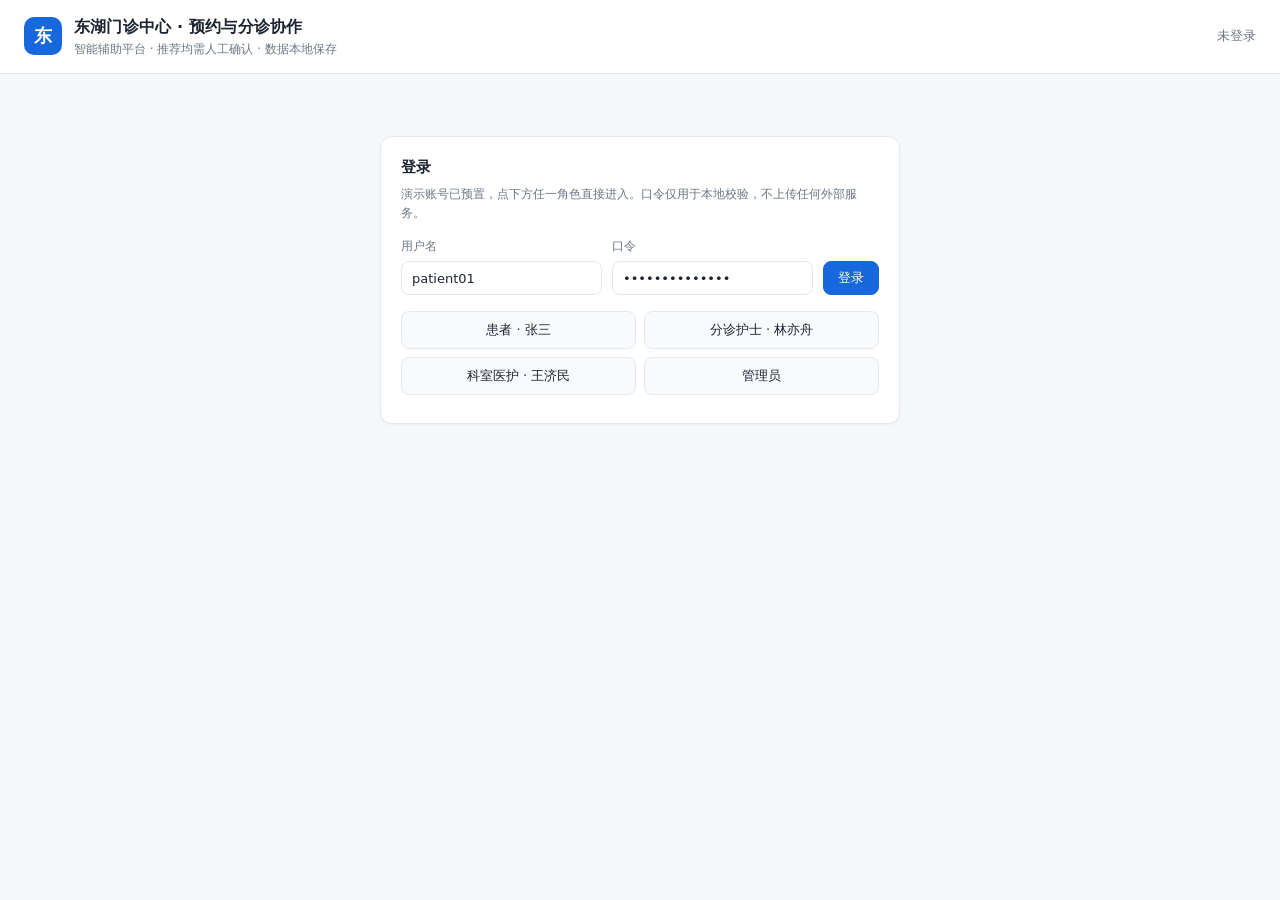
<file: donghu-clinic-agents/web/index.html>
<!DOCTYPE html>
<!-- 东湖门诊中心 · 门诊预约与分诊协作智能体系统 · MVP 演示界面 -->
<!-- 设计约束：单页应用，纯原生 HTML/CSS/JS，不引入任何外部 CDN（数据不出本机） -->
<html lang="zh-CN">
<head>
  <meta charset="UTF-8" />
  <meta name="viewport" content="width=device-width, initial-scale=1.0" />
  <title>东湖门诊 · 预约与分诊协作</title>
  <link rel="stylesheet" href="./styles.css" />  <!-- 样式表：同目录相对路径，随服务一起本地加载 -->
</head>
<body>
  <!-- 顶部栏：系统标题 + 当前登录身份 + 退出按钮 -->
  <header class="topbar">
    <div class="brand">
      <span class="logo">东</span>              <!-- 品牌标识 -->
      <div>
        <h1>东湖门诊中心 · 预约与分诊协作</h1>
        <p class="sub">智能辅助平台 · 推荐均需人工确认 · 数据本地保存</p>
      </div>
    </div>
    <div class="who">
      <span id="who-text" class="who-text">未登录</span>      <!-- 当前身份展示 -->
      <button id="btn-logout" class="ghost" hidden>退出</button>  <!-- 登录后才显示 -->
    </div>
  </header>

  <!-- 登录视图：四个演示账号一键登录，避免演示时手敲口令 -->
  <main id="view-login" class="wrap">
    <section class="card login-card">
      <h2>登录</h2>
      <p class="hint">演示账号已预置，点下方任一角色直接进入。口令仅用于本地校验，不上传任何外部服务。</p>
      <div class="login-form">
        <label>用户名<input id="login-user" value="patient01" autocomplete="off" /></label>
        <label>口令<input id="login-pass" type="password" value="patient-pwd-01" /></label>
        <button id="btn-login" class="primary">登录</button>
      </div>
      <div class="quick">
        <button class="quick-btn" data-u="patient01" data-p="patient-pwd-01">患者 · 张三</button>
        <button class="quick-btn" data-u="nurse01" data-p="nurse-pwd-01">分诊护士 · 林亦舟</button>
        <button class="quick-btn" data-u="doctor01" data-p="doctor-pwd-01">科室医护 · 王济民</button>
        <button class="quick-btn" data-u="admin01" data-p="admin-pwd-01">管理员</button>
      </div>
      <div id="login-msg" class="msg"></div>   <!-- 登录结果提示位 -->
    </section>
  </main>

  <!-- 业务视图：登录后按角色显示对应面板 -->
  <main id="view-app" class="wrap" hidden>
    <nav class="tabs" id="tabs"></nav>          <!-- 角色内功能页签，由 JS 按角色渲染 -->

    <!-- ============ 患者面板 ============ -->
    <section class="panel" id="panel-patient-book" hidden>
      <div class="card">
        <h2>预约挂号</h2>
        <p class="hint">提交后由预约平台落库；号源与排班一致性由核验智能体在护士端检查。</p>
        <div class="grid">
          <label>患者姓名<input id="bk-name" value="张三" /></label>
          <label>手机号<input id="bk-phone" value="13812345678" /></label>
          <label>病历号<input id="bk-medical" value="MZ20261101001" /></label>
          <label>科室
            <select id="bk-dept">
              <option>全科门诊</option>
              <option>内科门诊</option>
            </select>
          </label>
          <label>医生
            <select id="bk-doctor">
              <option>王济民</option>
              <option>钱有光</option>
            </select>
          </label>
          <label>预约时段<input id="bk-time" type="datetime-local" /></label>
        </div>
        <button id="btn-book" class="primary">提交预约</button>
        <div id="book-msg" class="msg"></div>
      </div>
      <div class="card">
        <h2>我的预约</h2>
        <p class="hint">接口返回已脱敏：姓名、手机号、病历号均打码。</p>
        <button id="btn-my" class="secondary">刷新</button>
        <div class="table-wrap"><table id="tbl-my"><thead></thead><tbody></tbody></table></div>
      </div>
    </section>

    <!-- ============ 候诊进度（患者 / 护士共用） ============ -->
    <section class="panel" id="panel-queue-check" hidden>
      <div class="card">
        <h2>候诊进度</h2>
        <p class="hint">只展示位次与更新口径，不作实时承诺。</p>
        <div class="row">
          <input id="qc-apt" placeholder="预约号，如 APT-002" value="APT-002" />
          <button id="btn-qc" class="primary">查询</button>
        </div>
        <div id="qc-out" class="result"></div>
      </div>
    </section>

    <!-- ============ 队列（护士 / 医护 / 管理员共用） ============ -->
    <section class="panel" id="panel-queue" hidden>
      <div class="card">
        <h2>叫号队列</h2>
        <p class="hint">源自叫号系统只读视图；迟到 / 现场加号会单独标注，混队解释时必须显示原记录。</p>
        <button id="btn-queue" class="secondary">刷新队列</button>
        <div class="table-wrap"><table id="tbl-queue"><thead></thead><tbody></tbody></table></div>
      </div>
    </section>

    <!-- ============ 护士：预约核验 + 分诊推荐 ============ -->
    <section class="panel" id="panel-verify" hidden>
      <div class="card">
        <h2>预约核验智能体</h2>
        <p class="hint">核验号源、排班、到院签到一致性。命中兜底场景（排班未同步 / 资料缺依据）时强制转人工。</p>
        <div class="row">
          <input id="vf-apt" value="APT-002" placeholder="预约号" />
          <button id="btn-verify" class="primary">执行核验</button>
        </div>
        <div id="vf-out" class="result"></div>
      </div>
      <div class="card">
        <h2>动态分诊推荐</h2>
        <p class="hint">智能体只产出建议，状态恒为「待人工确认」，不改队列、不下诊疗结论。</p>
        <div class="row">
          <input id="tr-apt" value="APT-003" placeholder="预约号" />
          <button id="btn-triage" class="primary">生成推荐</button>
        </div>
        <div id="tr-out" class="result"></div>
        <div id="tr-actions" class="row" hidden>
          <input id="tr-note" placeholder="人工改动/驳回理由（必填，质控留痕）" />
          <button id="btn-confirm" class="primary">确认</button>
          <button id="btn-reject" class="danger">驳回</button>
        </div>
      </div>
    </section>

    <!-- ============ 护士 / 医护：协同提醒 ============ -->
    <section class="panel" id="panel-notify" hidden>
      <div class="card">
        <h2>协同提醒 / 异常升级</h2>
        <p class="hint">对患者的通知与对医护的升级都必须人工确认后发出，防止错误承诺。</p>
        <div class="grid">
          <label>通知类型
            <select id="nt-type">
              <option value="staff_escalation">医护升级（转人工）</option>
              <option value="patient_reminder">患者候诊提醒</option>
            </select>
          </label>
          <label>关联预约号<input id="nt-apt" value="APT-003" /></label>
          <label>升级原因<input id="nt-reason" value="排班未同步" /></label>
          <label>接手人<input id="nt-receiver" value="排班管理员" /></label>
        </div>
        <button id="btn-notify" class="primary">生成通知</button>
        <div id="nt-out" class="result"></div>
      </div>
    </section>

    <!-- ============ 医护：流量预判 ============ -->
    <section class="panel" id="panel-forecast" hidden>
      <div class="card">
        <h2>流量预判</h2>
        <p class="hint">基于历史分时人次与当前队列规模给出压力提示；只提示，不调度。</p>
        <button id="btn-forecast" class="primary">执行预判</button>
        <div id="fc-out" class="result"></div>
      </div>
    </section>

    <!-- ============ 管理员：统计 + 审计 ============ -->
    <section class="panel" id="panel-admin" hidden>
      <div class="card">
        <h2>运行统计</h2>
        <button id="btn-stats" class="secondary">刷新</button>
        <div id="st-cards" class="stat-grid"></div>
      </div>
      <div class="card">
        <h2>审计留痕</h2>
        <p class="hint">每次建议与调阅均留痕：业务编号、资料版本、事实引用、人工改动、签核人。调阅审计本身也会被记录。</p>
        <div class="row">
          <input id="au-biz" placeholder="按业务编号过滤，如 APT-002（可空）" />
          <button id="btn-audit" class="primary">调阅</button>
        </div>
        <div class="table-wrap tall"><table id="tbl-audit"><thead></thead><tbody></tbody></table></div>
      </div>
    </section>

    <div id="toast" class="toast" hidden></div>   <!-- 全局提示条 -->
  </main>

  <script src="./app.js"></script>  <!-- 交互逻辑：全部通过本机 API，无外部请求 -->
</body>
</html>
</file>
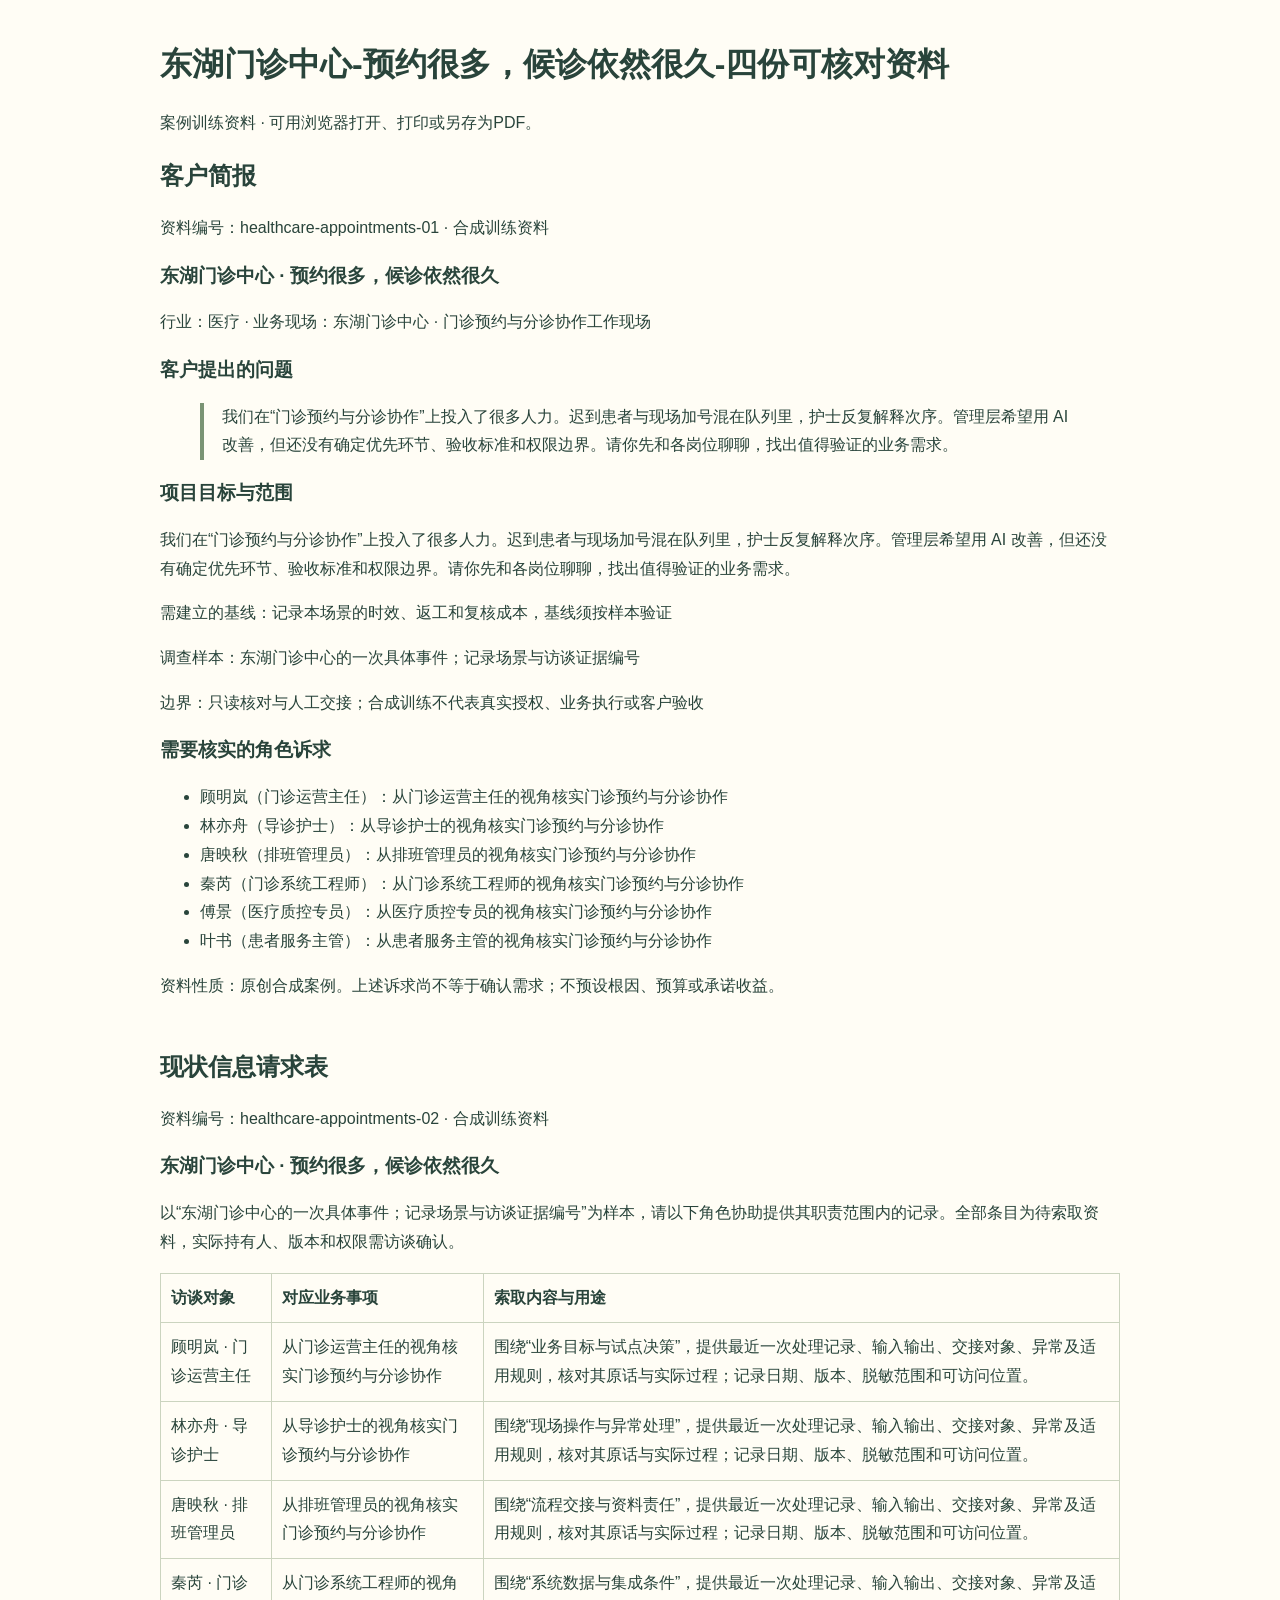
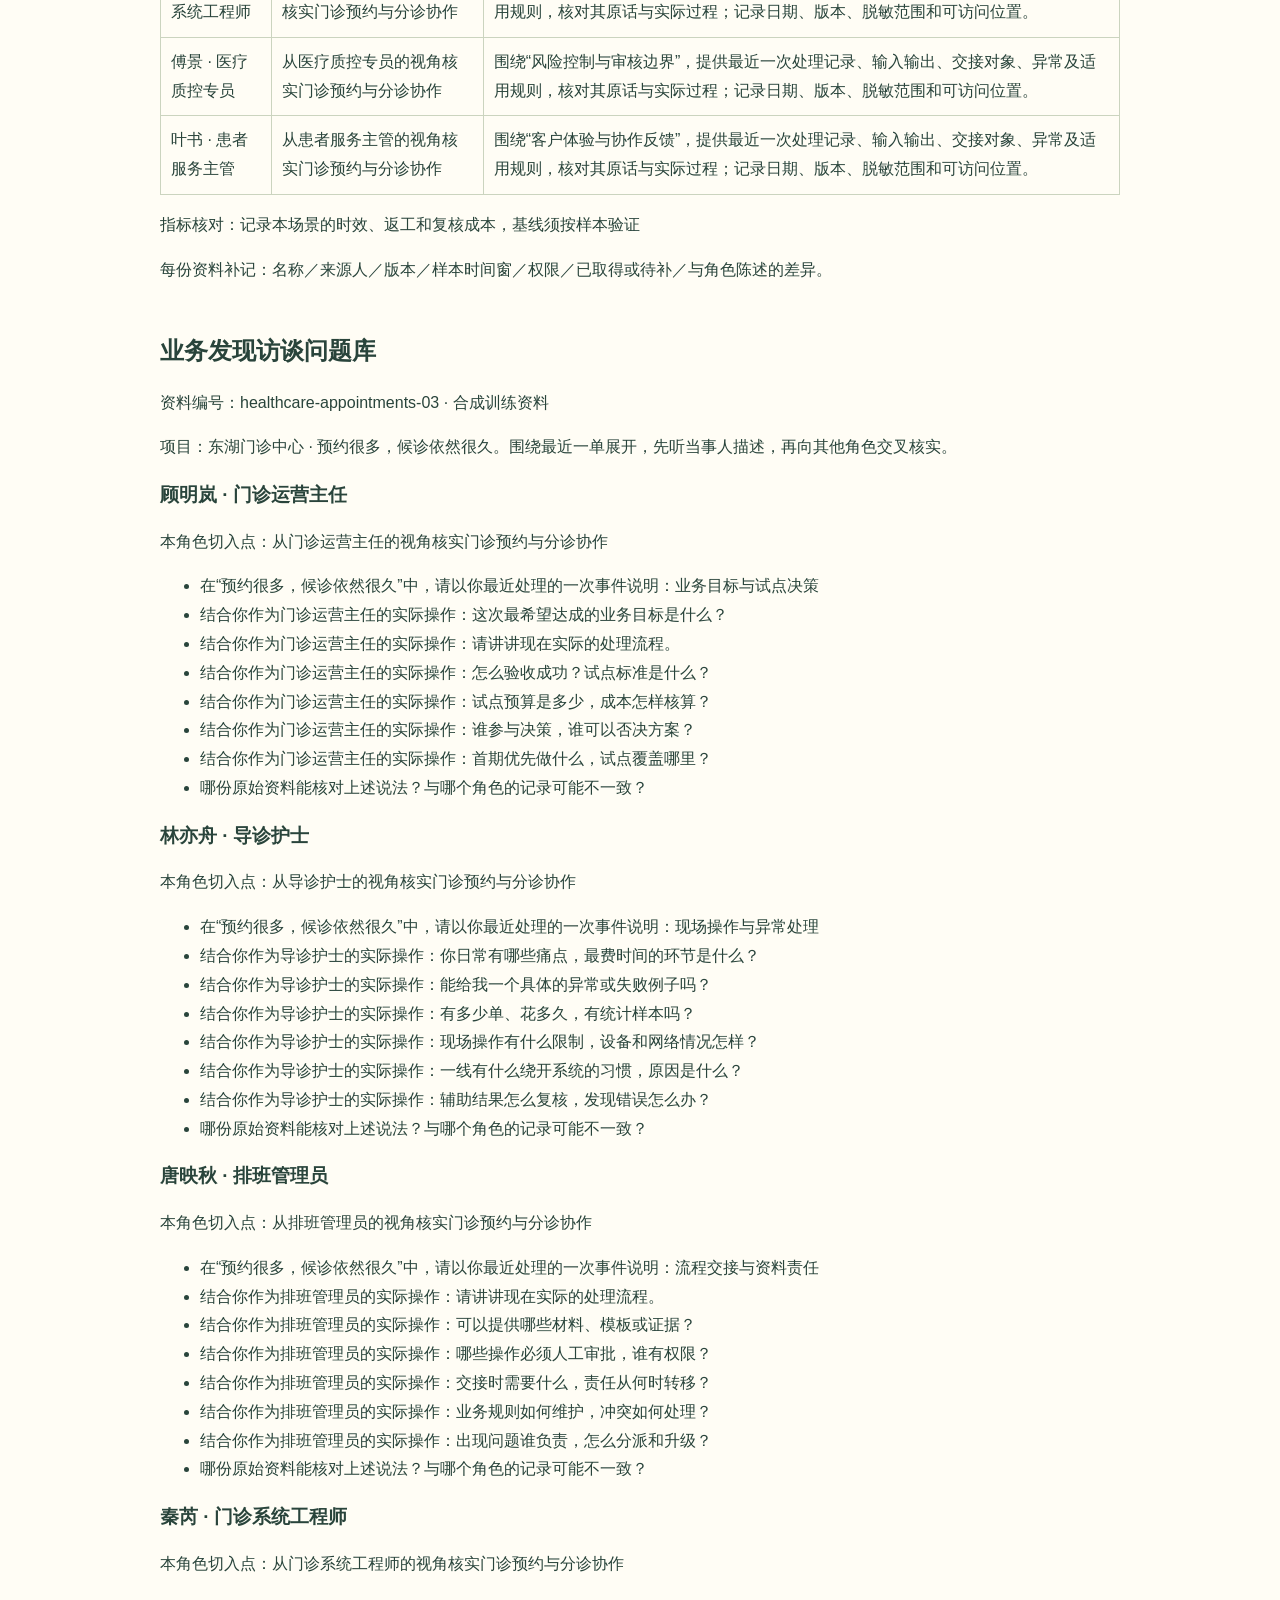
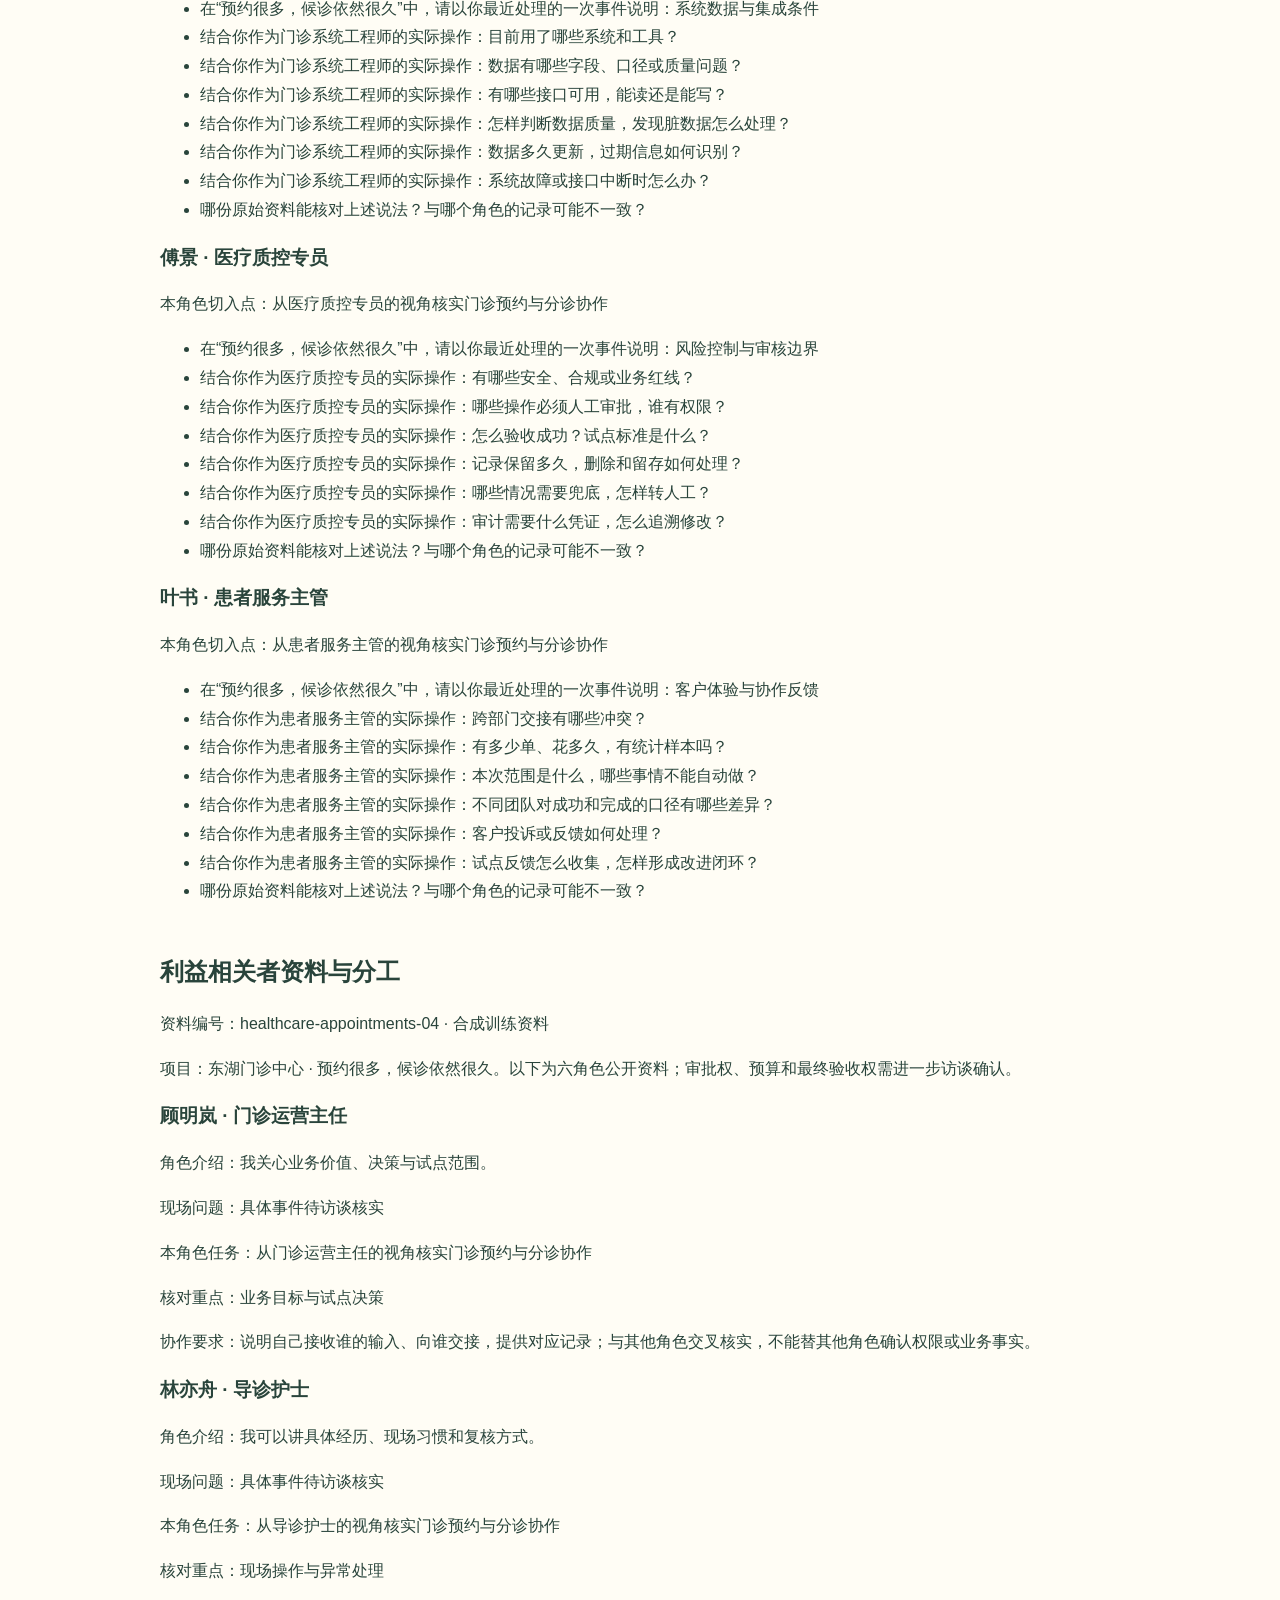
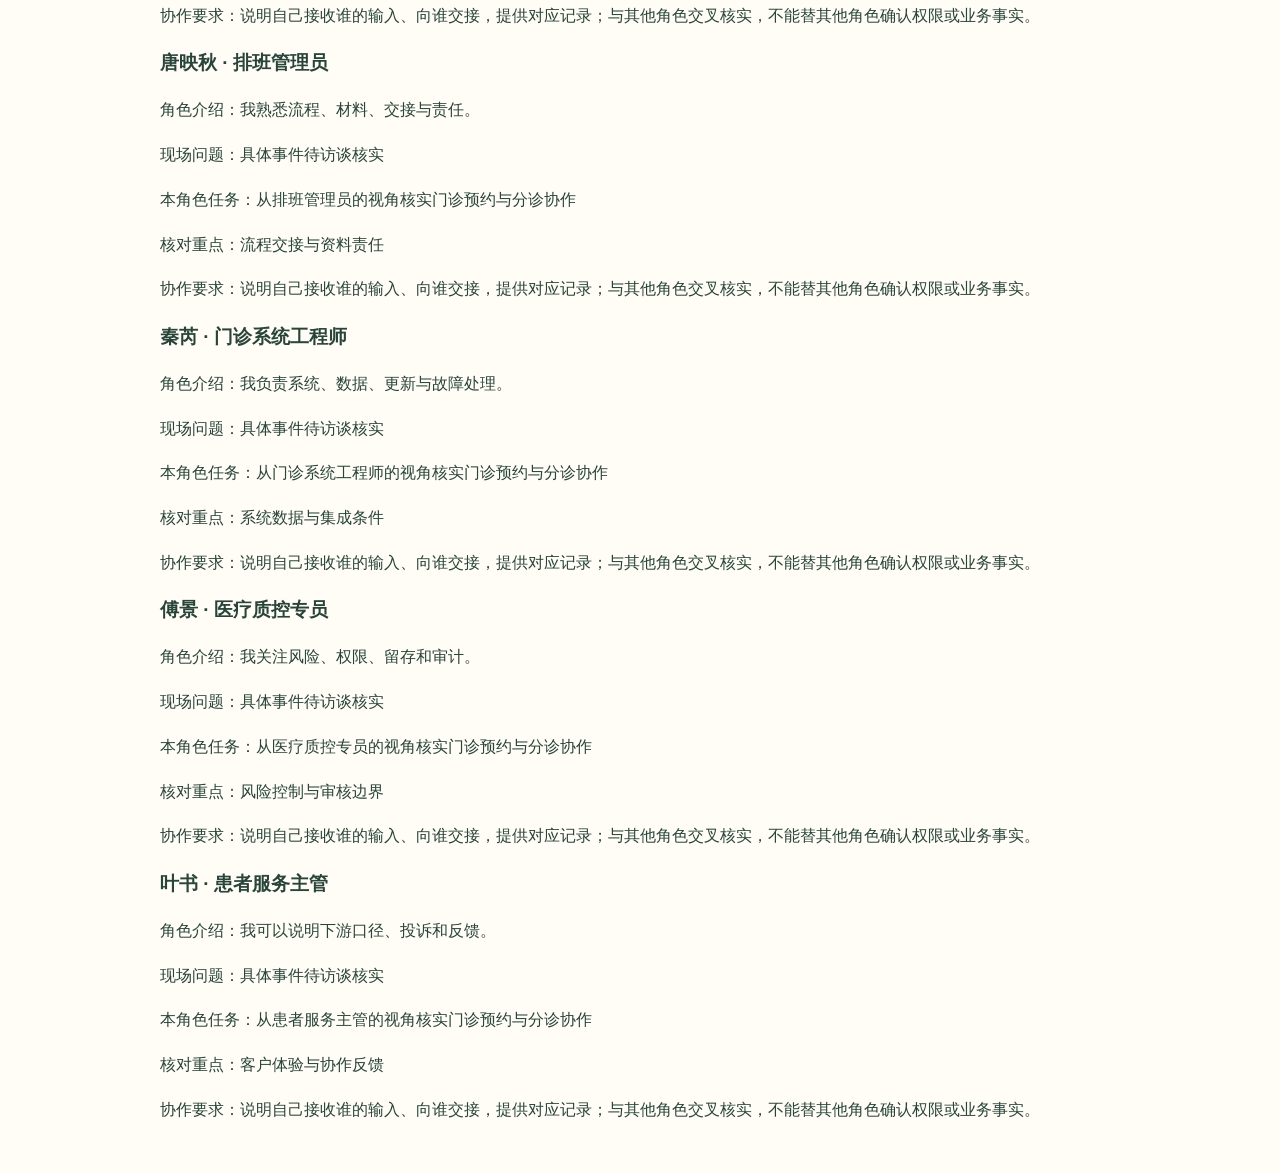
<file: 东湖门诊中心-预约很多，候诊依然很久-四份可核对资料.html>
<!doctype html><html lang="zh-CN"><head><meta charset="utf-8"><title>东湖门诊中心-预约很多，候诊依然很久-四份可核对资料</title><style>body{max-width:960px;margin:40px auto;padding:0 24px;font:16px/1.8 "Microsoft YaHei",sans-serif;color:#29443b;background:#fffdf5}h1,h2,h3{line-height:1.5}table{border-collapse:collapse;width:100%}td,th{border:1px solid #cbd4bf;padding:10px;text-align:left}section{margin-bottom:48px}blockquote{border-left:4px solid #7a9474;padding-left:18px}a{color:#2d654f}@media print{body{background:white;margin:0;max-width:none}section+section{break-before:page}}</style></head><body><h1>东湖门诊中心-预约很多，候诊依然很久-四份可核对资料</h1><p>案例训练资料 · 可用浏览器打开、打印或另存为PDF。</p><section><h2>客户简报</h2><p class="hint">资料编号：healthcare-appointments-01 · 合成训练资料</p><h3>东湖门诊中心 · 预约很多，候诊依然很久</h3><p>行业：医疗 · 业务现场：东湖门诊中心 · 门诊预约与分诊协作工作现场</p><h3>客户提出的问题</h3><blockquote>我们在“门诊预约与分诊协作”上投入了很多人力。迟到患者与现场加号混在队列里，护士反复解释次序。管理层希望用 AI 改善，但还没有确定优先环节、验收标准和权限边界。请你先和各岗位聊聊，找出值得验证的业务需求。</blockquote><h3>项目目标与范围</h3><p>我们在“门诊预约与分诊协作”上投入了很多人力。迟到患者与现场加号混在队列里，护士反复解释次序。管理层希望用 AI 改善，但还没有确定优先环节、验收标准和权限边界。请你先和各岗位聊聊，找出值得验证的业务需求。</p><p>需建立的基线：记录本场景的时效、返工和复核成本，基线须按样本验证</p><p>调查样本：东湖门诊中心的一次具体事件；记录场景与访谈证据编号</p><p>边界：只读核对与人工交接；合成训练不代表真实授权、业务执行或客户验收</p><h3>需要核实的角色诉求</h3><ul><li>顾明岚（门诊运营主任）：从门诊运营主任的视角核实门诊预约与分诊协作</li><li>林亦舟（导诊护士）：从导诊护士的视角核实门诊预约与分诊协作</li><li>唐映秋（排班管理员）：从排班管理员的视角核实门诊预约与分诊协作</li><li>秦芮（门诊系统工程师）：从门诊系统工程师的视角核实门诊预约与分诊协作</li><li>傅景（医疗质控专员）：从医疗质控专员的视角核实门诊预约与分诊协作</li><li>叶书（患者服务主管）：从患者服务主管的视角核实门诊预约与分诊协作</li></ul><p>资料性质：原创合成案例。上述诉求尚不等于确认需求；不预设根因、预算或承诺收益。</p></section><section><h2>现状信息请求表</h2><p class="hint">资料编号：healthcare-appointments-02 · 合成训练资料</p><h3>东湖门诊中心 · 预约很多，候诊依然很久</h3><p>以“东湖门诊中心的一次具体事件；记录场景与访谈证据编号”为样本，请以下角色协助提供其职责范围内的记录。全部条目为待索取资料，实际持有人、版本和权限需访谈确认。</p><table><thead><tr><th>访谈对象</th><th>对应业务事项</th><th>索取内容与用途</th></tr></thead><tbody><tr><td>顾明岚 · 门诊运营主任</td><td>从门诊运营主任的视角核实门诊预约与分诊协作</td><td>围绕“业务目标与试点决策”，提供最近一次处理记录、输入输出、交接对象、异常及适用规则，核对其原话与实际过程；记录日期、版本、脱敏范围和可访问位置。</td></tr><tr><td>林亦舟 · 导诊护士</td><td>从导诊护士的视角核实门诊预约与分诊协作</td><td>围绕“现场操作与异常处理”，提供最近一次处理记录、输入输出、交接对象、异常及适用规则，核对其原话与实际过程；记录日期、版本、脱敏范围和可访问位置。</td></tr><tr><td>唐映秋 · 排班管理员</td><td>从排班管理员的视角核实门诊预约与分诊协作</td><td>围绕“流程交接与资料责任”，提供最近一次处理记录、输入输出、交接对象、异常及适用规则，核对其原话与实际过程；记录日期、版本、脱敏范围和可访问位置。</td></tr><tr><td>秦芮 · 门诊系统工程师</td><td>从门诊系统工程师的视角核实门诊预约与分诊协作</td><td>围绕“系统数据与集成条件”，提供最近一次处理记录、输入输出、交接对象、异常及适用规则，核对其原话与实际过程；记录日期、版本、脱敏范围和可访问位置。</td></tr><tr><td>傅景 · 医疗质控专员</td><td>从医疗质控专员的视角核实门诊预约与分诊协作</td><td>围绕“风险控制与审核边界”，提供最近一次处理记录、输入输出、交接对象、异常及适用规则，核对其原话与实际过程；记录日期、版本、脱敏范围和可访问位置。</td></tr><tr><td>叶书 · 患者服务主管</td><td>从患者服务主管的视角核实门诊预约与分诊协作</td><td>围绕“客户体验与协作反馈”，提供最近一次处理记录、输入输出、交接对象、异常及适用规则，核对其原话与实际过程；记录日期、版本、脱敏范围和可访问位置。</td></tr></tbody></table><p>指标核对：记录本场景的时效、返工和复核成本，基线须按样本验证</p><p>每份资料补记：名称／来源人／版本／样本时间窗／权限／已取得或待补／与角色陈述的差异。</p></section><section><h2>业务发现访谈问题库</h2><p class="hint">资料编号：healthcare-appointments-03 · 合成训练资料</p><p>项目：东湖门诊中心 · 预约很多，候诊依然很久。围绕最近一单展开，先听当事人描述，再向其他角色交叉核实。</p><h3>顾明岚 · 门诊运营主任</h3><p>本角色切入点：从门诊运营主任的视角核实门诊预约与分诊协作</p><ul><li>在“预约很多，候诊依然很久”中，请以你最近处理的一次事件说明：业务目标与试点决策</li><li>结合你作为门诊运营主任的实际操作：这次最希望达成的业务目标是什么？</li><li>结合你作为门诊运营主任的实际操作：请讲讲现在实际的处理流程。</li><li>结合你作为门诊运营主任的实际操作：怎么验收成功？试点标准是什么？</li><li>结合你作为门诊运营主任的实际操作：试点预算是多少，成本怎样核算？</li><li>结合你作为门诊运营主任的实际操作：谁参与决策，谁可以否决方案？</li><li>结合你作为门诊运营主任的实际操作：首期优先做什么，试点覆盖哪里？</li><li>哪份原始资料能核对上述说法？与哪个角色的记录可能不一致？</li></ul><h3>林亦舟 · 导诊护士</h3><p>本角色切入点：从导诊护士的视角核实门诊预约与分诊协作</p><ul><li>在“预约很多，候诊依然很久”中，请以你最近处理的一次事件说明：现场操作与异常处理</li><li>结合你作为导诊护士的实际操作：你日常有哪些痛点，最费时间的环节是什么？</li><li>结合你作为导诊护士的实际操作：能给我一个具体的异常或失败例子吗？</li><li>结合你作为导诊护士的实际操作：有多少单、花多久，有统计样本吗？</li><li>结合你作为导诊护士的实际操作：现场操作有什么限制，设备和网络情况怎样？</li><li>结合你作为导诊护士的实际操作：一线有什么绕开系统的习惯，原因是什么？</li><li>结合你作为导诊护士的实际操作：辅助结果怎么复核，发现错误怎么办？</li><li>哪份原始资料能核对上述说法？与哪个角色的记录可能不一致？</li></ul><h3>唐映秋 · 排班管理员</h3><p>本角色切入点：从排班管理员的视角核实门诊预约与分诊协作</p><ul><li>在“预约很多，候诊依然很久”中，请以你最近处理的一次事件说明：流程交接与资料责任</li><li>结合你作为排班管理员的实际操作：请讲讲现在实际的处理流程。</li><li>结合你作为排班管理员的实际操作：可以提供哪些材料、模板或证据？</li><li>结合你作为排班管理员的实际操作：哪些操作必须人工审批，谁有权限？</li><li>结合你作为排班管理员的实际操作：交接时需要什么，责任从何时转移？</li><li>结合你作为排班管理员的实际操作：业务规则如何维护，冲突如何处理？</li><li>结合你作为排班管理员的实际操作：出现问题谁负责，怎么分派和升级？</li><li>哪份原始资料能核对上述说法？与哪个角色的记录可能不一致？</li></ul><h3>秦芮 · 门诊系统工程师</h3><p>本角色切入点：从门诊系统工程师的视角核实门诊预约与分诊协作</p><ul><li>在“预约很多，候诊依然很久”中，请以你最近处理的一次事件说明：系统数据与集成条件</li><li>结合你作为门诊系统工程师的实际操作：目前用了哪些系统和工具？</li><li>结合你作为门诊系统工程师的实际操作：数据有哪些字段、口径或质量问题？</li><li>结合你作为门诊系统工程师的实际操作：有哪些接口可用，能读还是能写？</li><li>结合你作为门诊系统工程师的实际操作：怎样判断数据质量，发现脏数据怎么处理？</li><li>结合你作为门诊系统工程师的实际操作：数据多久更新，过期信息如何识别？</li><li>结合你作为门诊系统工程师的实际操作：系统故障或接口中断时怎么办？</li><li>哪份原始资料能核对上述说法？与哪个角色的记录可能不一致？</li></ul><h3>傅景 · 医疗质控专员</h3><p>本角色切入点：从医疗质控专员的视角核实门诊预约与分诊协作</p><ul><li>在“预约很多，候诊依然很久”中，请以你最近处理的一次事件说明：风险控制与审核边界</li><li>结合你作为医疗质控专员的实际操作：有哪些安全、合规或业务红线？</li><li>结合你作为医疗质控专员的实际操作：哪些操作必须人工审批，谁有权限？</li><li>结合你作为医疗质控专员的实际操作：怎么验收成功？试点标准是什么？</li><li>结合你作为医疗质控专员的实际操作：记录保留多久，删除和留存如何处理？</li><li>结合你作为医疗质控专员的实际操作：哪些情况需要兜底，怎样转人工？</li><li>结合你作为医疗质控专员的实际操作：审计需要什么凭证，怎么追溯修改？</li><li>哪份原始资料能核对上述说法？与哪个角色的记录可能不一致？</li></ul><h3>叶书 · 患者服务主管</h3><p>本角色切入点：从患者服务主管的视角核实门诊预约与分诊协作</p><ul><li>在“预约很多，候诊依然很久”中，请以你最近处理的一次事件说明：客户体验与协作反馈</li><li>结合你作为患者服务主管的实际操作：跨部门交接有哪些冲突？</li><li>结合你作为患者服务主管的实际操作：有多少单、花多久，有统计样本吗？</li><li>结合你作为患者服务主管的实际操作：本次范围是什么，哪些事情不能自动做？</li><li>结合你作为患者服务主管的实际操作：不同团队对成功和完成的口径有哪些差异？</li><li>结合你作为患者服务主管的实际操作：客户投诉或反馈如何处理？</li><li>结合你作为患者服务主管的实际操作：试点反馈怎么收集，怎样形成改进闭环？</li><li>哪份原始资料能核对上述说法？与哪个角色的记录可能不一致？</li></ul></section><section><h2>利益相关者资料与分工</h2><p class="hint">资料编号：healthcare-appointments-04 · 合成训练资料</p><p>项目：东湖门诊中心 · 预约很多，候诊依然很久。以下为六角色公开资料；审批权、预算和最终验收权需进一步访谈确认。</p><article><h3>顾明岚 · 门诊运营主任</h3><p>角色介绍：我关心业务价值、决策与试点范围。</p><p>现场问题：具体事件待访谈核实</p><p>本角色任务：从门诊运营主任的视角核实门诊预约与分诊协作</p><p>核对重点：业务目标与试点决策</p><p>协作要求：说明自己接收谁的输入、向谁交接，提供对应记录；与其他角色交叉核实，不能替其他角色确认权限或业务事实。</p></article><article><h3>林亦舟 · 导诊护士</h3><p>角色介绍：我可以讲具体经历、现场习惯和复核方式。</p><p>现场问题：具体事件待访谈核实</p><p>本角色任务：从导诊护士的视角核实门诊预约与分诊协作</p><p>核对重点：现场操作与异常处理</p><p>协作要求：说明自己接收谁的输入、向谁交接，提供对应记录；与其他角色交叉核实，不能替其他角色确认权限或业务事实。</p></article><article><h3>唐映秋 · 排班管理员</h3><p>角色介绍：我熟悉流程、材料、交接与责任。</p><p>现场问题：具体事件待访谈核实</p><p>本角色任务：从排班管理员的视角核实门诊预约与分诊协作</p><p>核对重点：流程交接与资料责任</p><p>协作要求：说明自己接收谁的输入、向谁交接，提供对应记录；与其他角色交叉核实，不能替其他角色确认权限或业务事实。</p></article><article><h3>秦芮 · 门诊系统工程师</h3><p>角色介绍：我负责系统、数据、更新与故障处理。</p><p>现场问题：具体事件待访谈核实</p><p>本角色任务：从门诊系统工程师的视角核实门诊预约与分诊协作</p><p>核对重点：系统数据与集成条件</p><p>协作要求：说明自己接收谁的输入、向谁交接，提供对应记录；与其他角色交叉核实，不能替其他角色确认权限或业务事实。</p></article><article><h3>傅景 · 医疗质控专员</h3><p>角色介绍：我关注风险、权限、留存和审计。</p><p>现场问题：具体事件待访谈核实</p><p>本角色任务：从医疗质控专员的视角核实门诊预约与分诊协作</p><p>核对重点：风险控制与审核边界</p><p>协作要求：说明自己接收谁的输入、向谁交接，提供对应记录；与其他角色交叉核实，不能替其他角色确认权限或业务事实。</p></article><article><h3>叶书 · 患者服务主管</h3><p>角色介绍：我可以说明下游口径、投诉和反馈。</p><p>现场问题：具体事件待访谈核实</p><p>本角色任务：从患者服务主管的视角核实门诊预约与分诊协作</p><p>核对重点：客户体验与协作反馈</p><p>协作要求：说明自己接收谁的输入、向谁交接，提供对应记录；与其他角色交叉核实，不能替其他角色确认权限或业务事实。</p></article></section></body></html>
</file>
<file: donghu-clinic-agents/web/styles.css>
/* ============================================================================
   东湖门诊 · MVP 界面样式
   浅色主题、无外部字体/CDN，保证离线可用（数据不出本机）
   ========================================================================== */

/* 设计变量：统一在这里调色，避免散落的硬编码颜色 */
:root {
  --bg: #f5f7fa;            /* 页面底色 */
  --card: #ffffff;          /* 卡片底色 */
  --line: #e4e8ef;          /* 分割线 / 边框 */
  --text: #1c2430;          /* 主文字 */
  --muted: #6b7785;         /* 次要文字 */
  --brand: #1668dc;         /* 品牌主色（医疗蓝） */
  --brand-soft: #eaf2ff;    /* 主色浅底 */
  --ok: #0f9d58;            /* 通过 / 正常 */
  --ok-soft: #e8f7ef;       /* 通过浅底 */
  --warn: #c77700;          /* 待处理 / 预警 */
  --warn-soft: #fff6e5;     /* 预警浅底 */
  --danger: #d4380d;        /* 危险 / 驳回 */
  --danger-soft: #fdeceb;   /* 危险浅底 */
  --radius: 12px;           /* 统一圆角 */
}

* { box-sizing: border-box; }

body {
  margin: 0;
  background: var(--bg);
  color: var(--text);
  font-family: -apple-system, "Segoe UI", "Microsoft YaHei", system-ui, sans-serif;
  font-size: 14px;
  line-height: 1.6;
}

/* ---------- 顶部栏 ---------- */
.topbar {
  display: flex;
  align-items: center;
  justify-content: space-between;
  gap: 16px;
  padding: 14px 24px;
  background: var(--card);
  border-bottom: 1px solid var(--line);
  position: sticky;
  top: 0;
  z-index: 10;
}
.brand { display: flex; align-items: center; gap: 12px; }
.logo {
  width: 38px; height: 38px;
  display: grid; place-items: center;
  border-radius: 10px;
  background: var(--brand);
  color: #fff;
  font-weight: 700;
  font-size: 18px;
}
.brand h1 { font-size: 16px; margin: 0; letter-spacing: .2px; }
.sub { margin: 0; font-size: 12px; color: var(--muted); }
.who { display: flex; align-items: center; gap: 10px; }
.who-text { font-size: 13px; color: var(--muted); }

/* ---------- 布局容器 ---------- */
.wrap { max-width: 1080px; margin: 0 auto; padding: 22px 24px 60px; }

/* ---------- 卡片 ---------- */
.card {
  background: var(--card);
  border: 1px solid var(--line);
  border-radius: var(--radius);
  padding: 18px 20px;
  margin-bottom: 16px;
  box-shadow: 0 1px 2px rgba(20, 30, 45, .04);
}
.card h2 { font-size: 15px; margin: 0 0 6px; }
.hint { font-size: 12px; color: var(--muted); margin: 0 0 14px; }

/* ---------- 表单 ---------- */
label { display: flex; flex-direction: column; gap: 5px; font-size: 12px; color: var(--muted); }
input, select {
  height: 34px;
  padding: 0 10px;
  font-size: 13px;
  color: var(--text);
  background: #fff;
  border: 1px solid var(--line);
  border-radius: 8px;
  outline: none;
  font-family: inherit;
}
input:focus, select:focus { border-color: var(--brand); box-shadow: 0 0 0 3px var(--brand-soft); }
.grid { display: grid; grid-template-columns: repeat(auto-fill, minmax(200px, 1fr)); gap: 12px; margin-bottom: 14px; }
.row { display: flex; gap: 10px; align-items: center; flex-wrap: wrap; margin-bottom: 12px; }
.row input:first-child { flex: 1; min-width: 200px; }

/* ---------- 按钮 ---------- */
button {
  height: 34px;
  padding: 0 14px;
  font-size: 13px;
  font-family: inherit;
  border-radius: 8px;
  border: 1px solid var(--line);
  background: #fff;
  color: var(--text);
  cursor: pointer;
  transition: .15s;
}
button:hover { border-color: #c9d4e2; }
button.primary { background: var(--brand); border-color: var(--brand); color: #fff; }
button.primary:hover { background: #1257bd; }
button.secondary { background: var(--brand-soft); border-color: #cfe0ff; color: var(--brand); }
button.danger { background: var(--danger-soft); border-color: #f7c9bc; color: var(--danger); }
button.ghost { background: transparent; }
button:disabled { opacity: .5; cursor: not-allowed; }

/* ---------- 登录页 ---------- */
.login-card { max-width: 520px; margin: 40px auto; }
.login-form { display: flex; gap: 10px; align-items: flex-end; margin-bottom: 16px; }
.login-form label { flex: 1; }
.quick { display: grid; grid-template-columns: 1fr 1fr; gap: 8px; }
.quick-btn { height: 38px; background: #f8fafc; }

/* ---------- 页签 ---------- */
.tabs { display: flex; gap: 6px; flex-wrap: wrap; margin-bottom: 16px; }
.tab {
  height: 32px;
  padding: 0 14px;
  font-size: 13px;
  border-radius: 999px;
  border: 1px solid var(--line);
  background: #fff;
  color: var(--muted);
  cursor: pointer;
}
.tab.active { background: var(--brand); border-color: var(--brand); color: #fff; }

/* ---------- 表格 ---------- */
.table-wrap { overflow-x: auto; border: 1px solid var(--line); border-radius: 10px; }
.table-wrap.tall { max-height: 420px; overflow-y: auto; }
table { width: 100%; border-collapse: collapse; font-size: 13px; }
th, td { padding: 9px 12px; text-align: left; border-bottom: 1px solid var(--line); white-space: nowrap; }
th { background: #fafbfd; font-weight: 600; font-size: 12px; color: var(--muted); position: sticky; top: 0; }
tbody tr:last-child td { border-bottom: none; }
tbody tr:hover { background: #fafcff; }

/* ---------- 结果区 ---------- */
.result:empty { display: none; }
.result {
  margin-top: 12px;
  padding: 14px;
  border-radius: 10px;
  background: #f8fafc;
  border: 1px solid var(--line);
  font-size: 13px;
}
.result .kv { display: flex; gap: 8px; margin: 4px 0; }
.result .k { color: var(--muted); min-width: 76px; }
.result ul { margin: 6px 0 0; padding-left: 18px; }
.result li { margin: 3px 0; }

/* ---------- 徽标 ---------- */
.badge {
  display: inline-block;
  padding: 1px 8px;
  border-radius: 999px;
  font-size: 12px;
  border: 1px solid transparent;
}
.badge.ok { background: var(--ok-soft); color: var(--ok); border-color: #bfe8d1; }
.badge.warn { background: var(--warn-soft); color: var(--warn); border-color: #f6dfae; }
.badge.danger { background: var(--danger-soft); color: var(--danger); border-color: #f7c9bc; }
.badge.info { background: var(--brand-soft); color: var(--brand); border-color: #cfe0ff; }

/* ---------- 统计卡片 ---------- */
.stat-grid { display: grid; grid-template-columns: repeat(auto-fill, minmax(150px, 1fr)); gap: 10px; margin-top: 12px; }
.stat {
  border: 1px solid var(--line);
  border-radius: 10px;
  padding: 12px 14px;
  background: #fafbfd;
}
.stat .n { font-size: 22px; font-weight: 700; letter-spacing: .3px; }
.stat .t { font-size: 12px; color: var(--muted); }

/* ---------- 提示 ---------- */
.msg { margin-top: 10px; font-size: 13px; }
.msg.err { color: var(--danger); }
.msg.ok { color: var(--ok); }
.toast {
  position: fixed;
  left: 50%;
  bottom: 28px;
  transform: translateX(-50%);
  padding: 10px 18px;
  border-radius: 999px;
  background: #1f2d3d;
  color: #fff;
  font-size: 13px;
  box-shadow: 0 6px 20px rgba(15, 25, 40, .18);
  z-index: 50;
}
</file>
